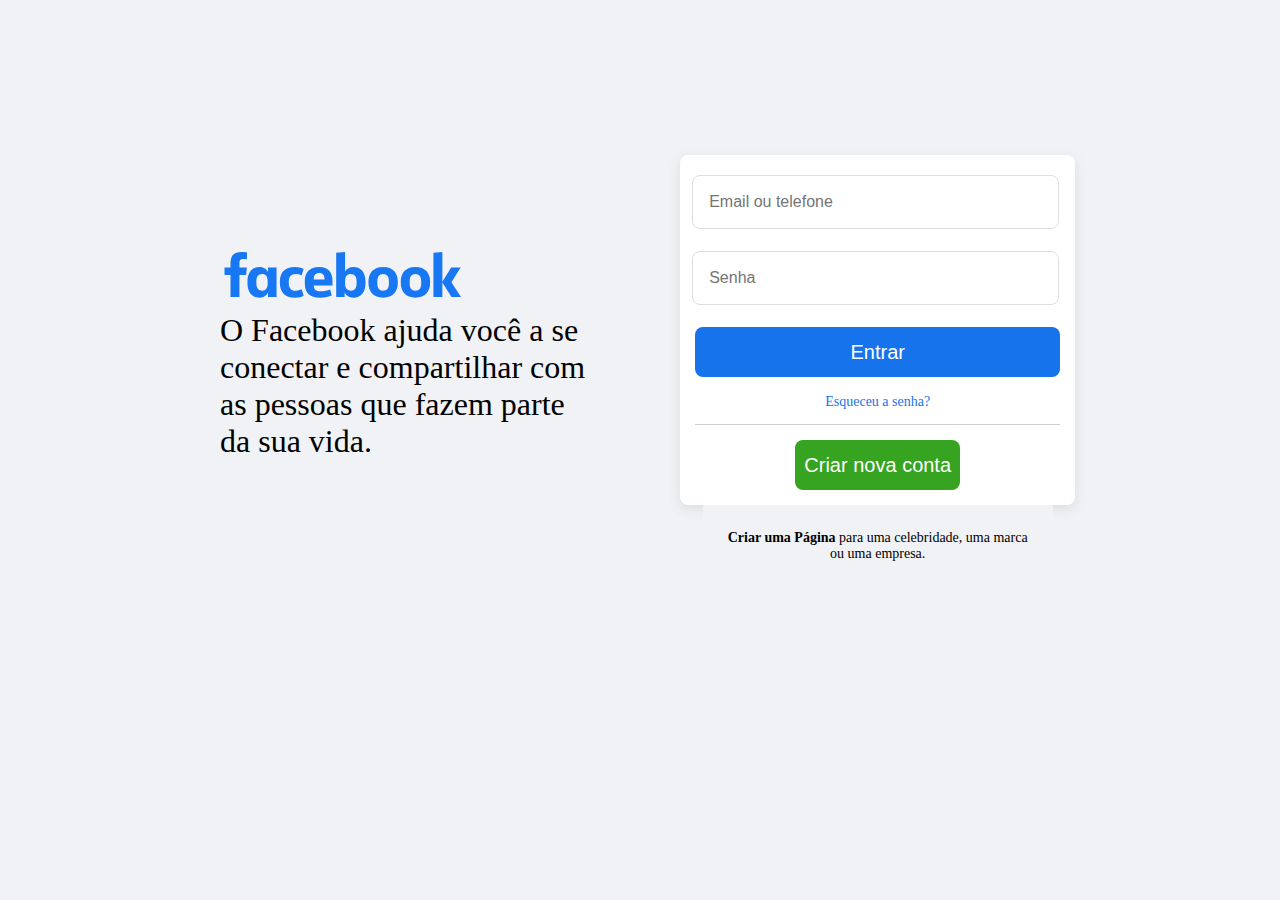
<file: Copia-interface-Facebook/index.html>
<!DOCTYPE html>
<html lang="pt-br">
<head>
    <meta charset="UTF-8">
    <meta http-equiv="X-UA-Compatible" content="IE=edge">
    <meta name="viewport" content="width=device-width, initial-scale=1.0">
    <link rel="stylesheet" href="style.css">
    <link rel="shortcut icon" href="img/favicon-facebook.png" type="image/x-icon">
    <title>Iniciar sessão no Facebook</title>
</head>
<body>
    <header class="container-cabecalho"> 
        <div class="img-mobile">
            <img id="img-mobile" src="img/login-mobile.gif" alt="">
        </div>
    </header>
    <section class="coneutdo-desktop">
        <div class="container">
            <div class="conteudo-texto">
                <div class="img-desktop">
                    <img id="img-desktop" src="img/facebook-logo.svg" alt="">
                </div>
                <p>O Facebook ajuda você a se conectar e compartilhar com as pessoas que fazem parte da sua vida.</p>
            </div>
            <div class="formulario">
                <div class="conteudo-formulario">
                    <div class="email">
                        <input placeholder="Email ou telefone" type="email">
                    </div>
                    <div class="senha">
                        <input placeholder="Senha" type="password">
                    </div>
                    <div class="btn-entrar">
                        <button>Entrar</button><br>
                        <a href="#">Esqueceu a senha?</a>
                    </div>
                    <div class="btn-criar">
                        <button>Criar nova conta</button>
                    </div>
                </div>
                <div class="texto-2">
                    <p><a id="negrito" href="#">Criar uma Página</a> para uma celebridade, uma marca ou uma empresa.</p>
                </div>
            </div>
        </div>
    </section>
    <section class="conteudo-mobile">
        <div class="email-mobile">
            <input id="email" type="email">
        </div>
        <div class="senha-mobile">
            <input id="senha" type="password">
        </div>
        <div class="btn-entrar-mobile">
            <button id="entrar" href="#">Entrar</button>
        </div>
        <div class="recuperar-senha-mobile">
            <a id="recuperar-senha" href="#">Esqueceu a senha?</a>
        </div>
        <span class="separacao">OU</span>
        <div class="btn-criar-conta-mobile">
            <button id="btn-criar-conta" href="#">Criar nova conta do Facebook</button>
        </div>
    </section>
</body>
</html>
</file>
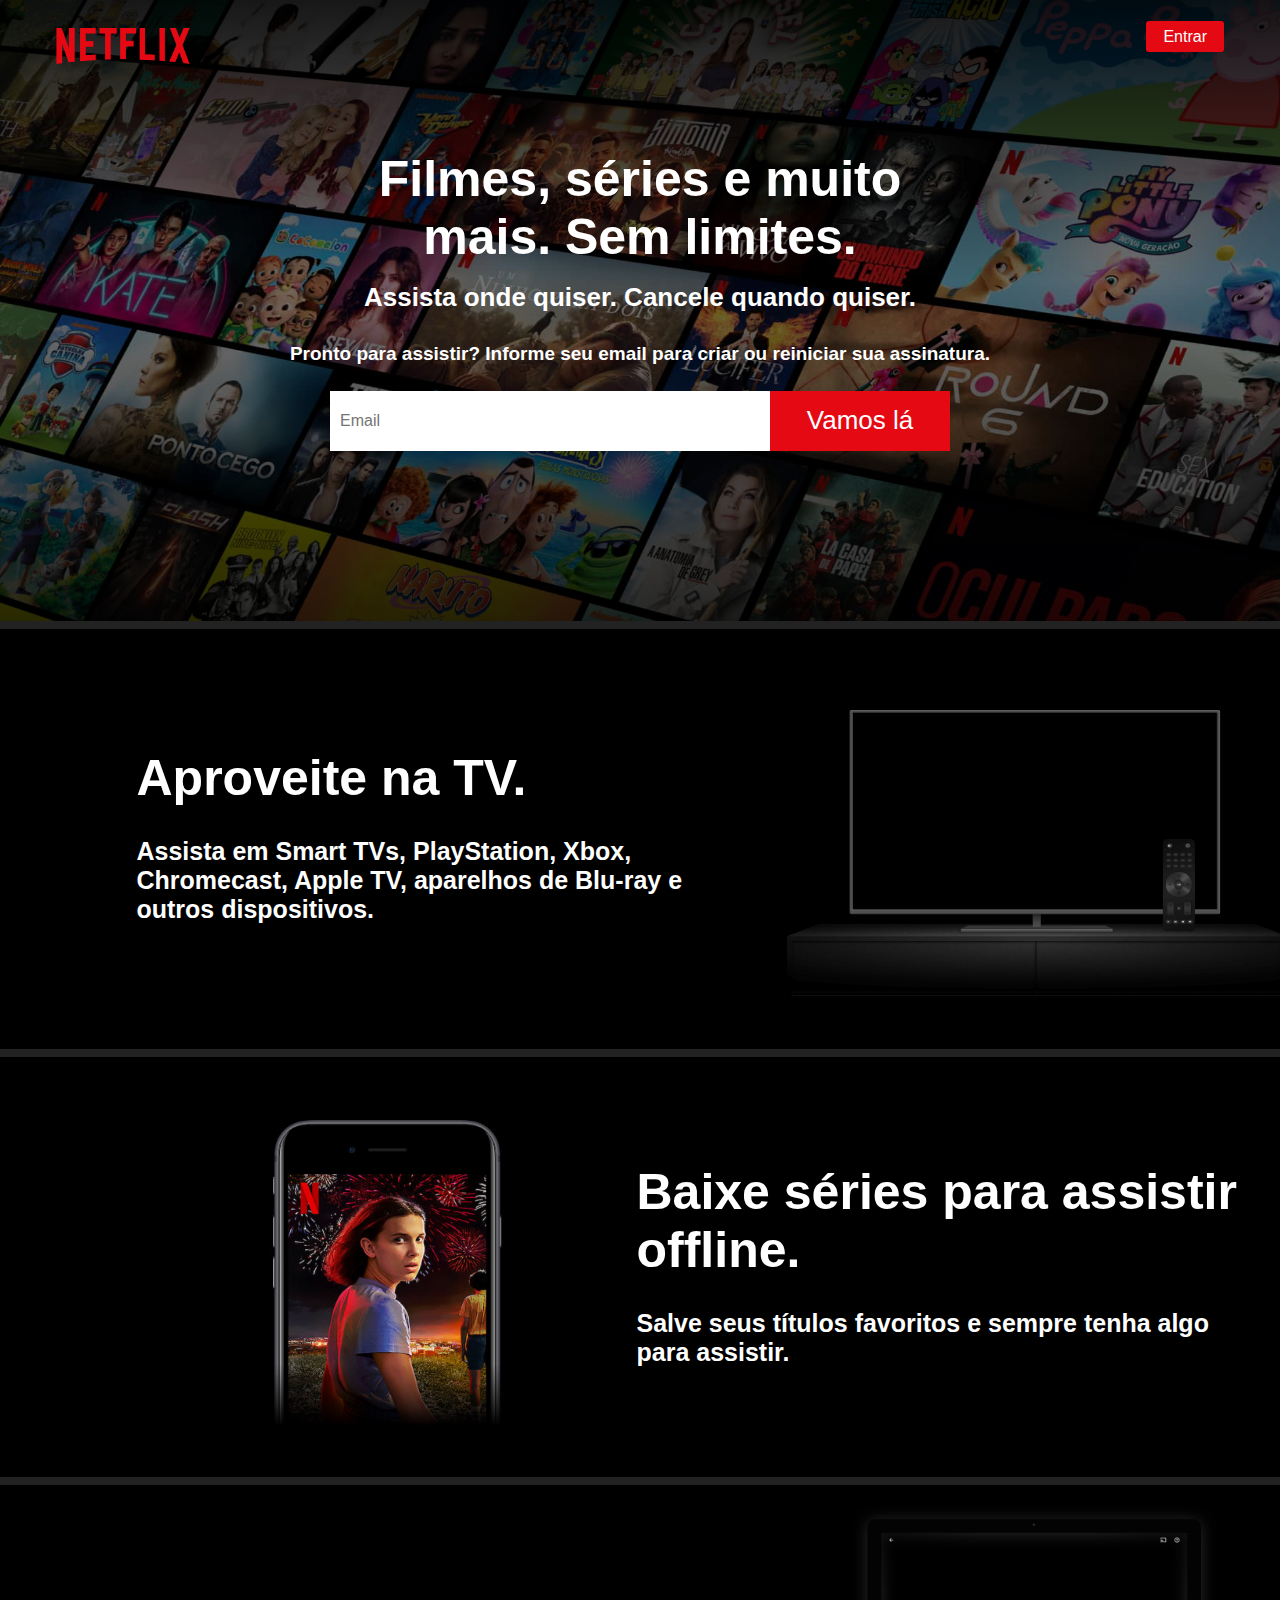
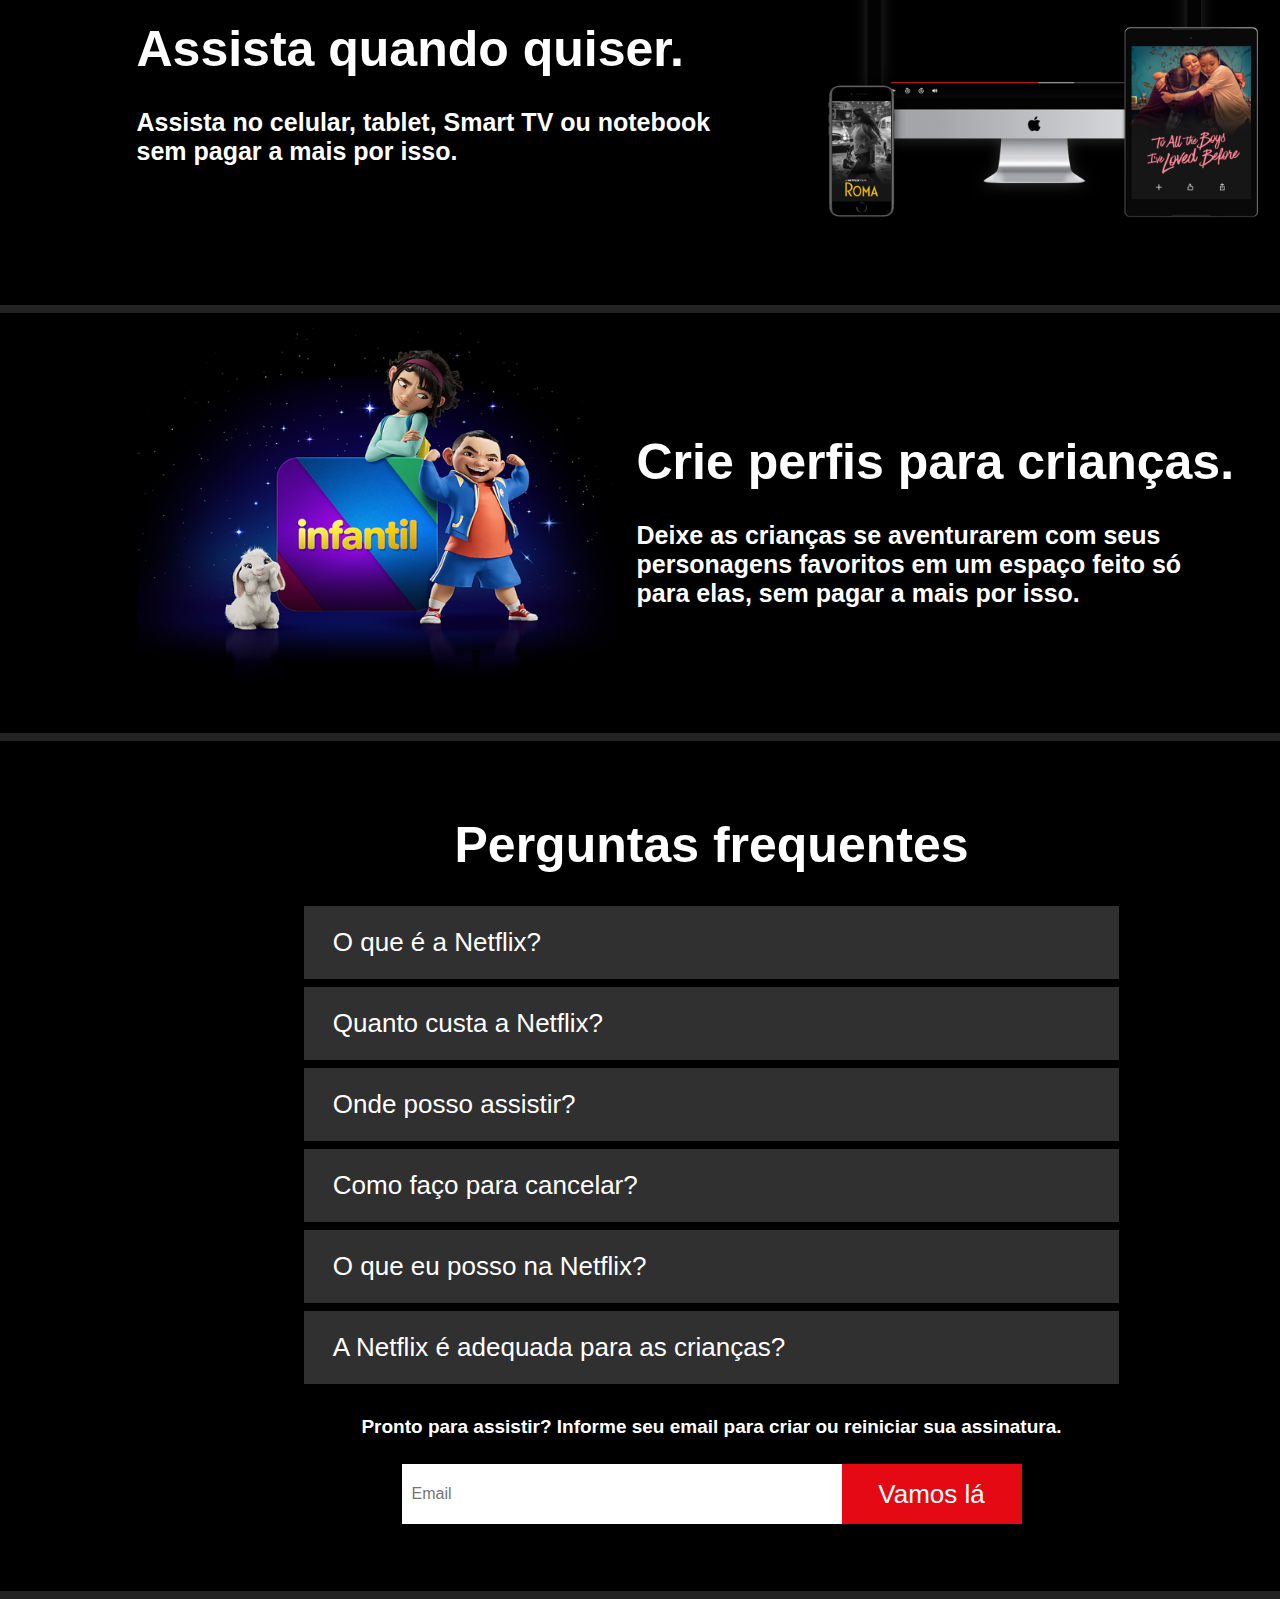
<file: Copia-Interface-Netflix/Copia-Interface-Netflix-master/index.html>
<!DOCTYPE html>
<html lang="en">
<head>
    <meta charset="UTF-8">
    <meta http-equiv="X-UA-Compatible" content="IE=edge">
    <link rel="stylesheet" href="style.css">
    <link rel="shortcut icon" href="img/favicon.ico" type="image/x-icon">
    <meta name="viewport" content="width=device-width, initial-scale=1.0">
    <title>Netflix</title>
</head>
<body>
    <!--Cabeçalho-->
    <header class="header">
        <div class="cabeçalho">
            <div class="logo-icone">
                <img id="logo" draggable="false" src="img/netflix.svg" alt="">
            </div>
            <div class="gradiente"></div>
            <div class="login-btn">
                <a href="#">Entrar</a>
            </div>
        </div>
    </header>
    <!--Menu de inicio-->
    <section class="conteudo">
        <div class="corpo">
            <div class="menu">
                <h1>Filmes, séries e muito mais. Sem limites.</h1>
                <h2>Assista onde quiser. Cancele quando quiser.</h2>
            </div>
            <form class="formulario">
                <h3>Pronto para assistir? Informe seu email para criar ou reiniciar sua assinatura.</h3>
                <div class="estrutura">
                    <div class="estrutura">
                        <input type="email" placeholder="Email">
                    </div>
                    <div class="btn">
                        <button type="submit">Vamos lá</button>
                    </div>
                </div>
            </form>
        </div>
    </section>
    <!--iterface tv-->
    <section class="conteudo-tv">
        <div class="conteudo-container">
            <div class="texto">
                <h1>Aproveite na TV.</h1>
                <h2>Assista em Smart TVs, PlayStation, Xbox, Chromecast, Apple TV, aparelhos de Blu-ray e outros dispositivos.</h2>
            </div>
            <div class="img">
                <img src="img/tv.png" alt="">
            </div>
        </div>
    </section>
    <!--interface smartphone-->
    <section class="conteudo-smartphone">
        <div class="smartphone-container">
            <div class="texto">
                <h1>Baixe séries para assistir offline.</h1>
                <h2>Salve seus títulos favoritos e sempre tenha algo para assistir.</h2>
            </div>
            <div class="img">
                <img src="img/celular.jpg" alt="">
            </div>
        </div>
    </section>
    <!--interface computador-->
    <section class="conteudo-computador">
        <div class="computador-container">
            <div class="texto">
                <h1>Assista quando quiser.</h1>
                <h2>Assista no celular, tablet, Smart TV ou notebook sem pagar a mais por isso.</h2>
            </div>
            <div class="img">
                <img src="img/computador.png" alt="">
            </div>
        </div>
    </section>
    <!--interface kids-->
    <section class="conteudo-kid">
        <div class="kid-container">
            <div class="texto">
                <h1>Crie perfis para crianças.</h1>
                <h2>Deixe as crianças se aventurarem com seus personagens favoritos em um espaço feito só para elas, sem pagar a mais por isso.</h2>
            </div>
            <div class="img">
                <img src="img/kids.png" alt="">
            </div>
        </div>
    </section>
    <!--interface fomulario-->
    <section class="formulario-final">
        <div class="texto-final">
            <h1>Perguntas frequentes</h1>
            <ul>
                <li><button class="peguntas">O que é a Netflix?</button></li>
                <li><button class="peguntas">Quanto custa a Netflix?</button></li>
                <li><button class="peguntas">Onde posso assistir?</button></li>
                <li><button class="peguntas">Como faço para cancelar?</button></li>
                <li><button class="peguntas">O que eu posso na Netflix?</button></li>
                <li><button class="peguntas">A Netflix é adequada para as crianças?</button></li>
            </ul>
        </div>
        <form class="formulario-footer">
            <h3>Pronto para assistir? Informe seu email para criar ou reiniciar sua assinatura.</h3>
            <div class="estrutura-footer">
                <div class="estrutura-footer">
                    <input type="email" placeholder="Email">
                </div>
                <div class="btn">
                    <button type="submit">Vamos lá</button>
                </div>
            </div>
        </form> 
    </section>
</body>
</html>
</file>
<file: Copia-interface-Facebook/style.css>
* {
    margin: 0;
    padding: 0;
    font-size: 32px;
    text-decoration: none;
    background-color:  #F0F2F5;
}
.conteudo-desktop {
    max-width: 1440px;
    width: 100%;
    height: auto;
}
.img-desktop {
    max-width: 295px;
    width: 100%;
    height: 90px;
}
#img-desktop {
    max-width: 295px;
    width: 100%;
    height: 105px;
}
.conteudo-texto {
    padding: 95px 90px 0 195px;
    max-width: 525px;
    width: 60%;
    height: auto;
    font-size: 2em;
    display: flex;
    flex-direction: column;
}
.conteudo-texto p {
    margin: 0;
    padding: 0 0 0 25px;
}
.container {
    max-width: 1440px;
    width: 84%;
    display: flex;
    align-items: center;
}
.formulario {
    max-width: 395px;
    width: 100%;
    height: auto;
    padding: 155px 0 0 0;
    text-align: center;
}
.texto-2 {
    margin: auto;
    padding: 25px;
    text-align: center;
    width: 300px;
}
.texto-2 p, a {
    font-size: 14px;
}
#negrito {
    font-weight: bold;
    color: black;
    text-decoration: black;
}
.conteudo-formulario {
    display: flex;
    flex-direction: column;
    max-width: 395px;
    width: 100%;
    height: 350px;
    background-color: white;
    border-radius: 8px;
    box-shadow: 0 4px 12px #DBDDE0;
    font-size: 1.25em; 
}
.email {
    max-width: 395px;
    width: 87%;
    height: 80px;
    padding: 20px 0 0 0;
    margin: 0 12px;
    background-color: white;
    border-radius: 5px;
}
.email input {
    width: 100%;
    outline: none;
    border-radius: 8px;
    font-size: 16px;
    padding: 17px 5px 17px 16px;
    border: 1px solid #DBDDE0;
    background-color: white;
}
.senha {
    max-width: 395px;
    width: 87%;
    height: 80px;
    padding: 15px 0 0 0;
    margin: 0 12px;
    background-color: white;
    border-radius: 5px;
}
.senha input {
    width: 100%;
    border-radius: 8px;
    font-size: 16px;
    outline: none;
    padding: 17px 5px 17px 16px;
    border: 1px solid #DBDDE0;
    background-color: white;
}
.btn-entrar {
    max-width: 400px;
    padding: 15px;
    background-color: white;
    border-radius: 5px;
    text-align: center;
}
.btn-entrar button {
    cursor: pointer;
    border: none;
    width: 100%;
    height: 50px;
    border-radius: 8px;
    background-color: #1773EC;
    color: white;
    font-size: 20px;
}
.btn-entrar a {
    font-size: 14px;
    color: #1773EC;
    background-color: white;
} 
.btn-entrar a::after {
    content: '';
    width: 100%;
    margin-top: 10px;
    height: 1px;
    background-color: #CCD0D5;
    display: block;

}
.btn-criar {
    max-width: 165px;
    padding: 0 15px 15px 15px;
    margin: 0 100px;
    background-color: white;
    border-radius: 5px;
}
.btn-criar button {
    cursor: pointer;
    font-size: 17px;
    border: none;
    width: 100%;
    height: 50px;
    border-radius: 8px;
    background-color: #36A420;
    color: white;
    font-size: 20px;
}
@media (max-width: 945px) {
    .container {
        max-width: 945px;
        width: 100%;
        flex-direction: column;
        align-items: center;
    }
    .img-desktop {
        max-width: 945px;
        width: 100%;
        justify-content: center;
        align-items: center;
    }
    .conteudo-texto {
        max-width: 945px;
        width: 45%;
        padding: 80px 50px 0 50px;
    }
    .conteudo-texto p {
        display: none;
    }
    .formulario {
        padding: 50px 0 0 0;
    }
}
@media (min-width: 426px) {
    .img-mobile, .conteudo-mobile {
        display: none;
    }
}

@media (max-width:425px) {
    #img-desktop, .coneutdo-desktop{
        display: none;
    }
    * {
        margin: 0;
        padding: 0;
        font-size: 16px;
        text-decoration: none;
    }
    input {
        outline: 0;
    }
    #img-mobile {
        display: block;
        max-width: 425px;
        width: 100%;
        padding: 0 0 50px 0 ;
    }
    .conteudo-mobile {
        display: flex;
        flex-direction: column;
        align-items: center;
        padding: auto;
        max-width: 425px;
        width: 100%;
        height: auto;
    }
    .email-mobile {
        max-width: 425px;
        width: 100%;
        text-align: center;
        padding: 20px 0;
    }
    #email {
        width: 75%;
        font-size: 1em;
        height: auto;
        border: none;
        border-bottom: 1px solid #CCD0D5;
    }
    .senha-mobile {
        max-width: 425px;
        width: 100%;
        text-align: center;
        padding: 20px 0;
    }
    #senha {
        width: 75%;
        font-size: 1em;
        height: auto;
        border: none;
        border-bottom: 1px solid #CCD0D5;
    }
    .btn-entrar-mobile {
        max-width: 425px;
        width: 100%;
        text-align: center;
        padding: 20px 0 10px 0;
    }
    #entrar {
        width: 75%;
        height: 35px;
        color: white;
        border: none;
        border-radius: 5px;
        background-color: rgb(22,112,230);
        cursor: pointer;
    }
    .recuperar-senha-mobile a {
        color: rgb(22,112,230);
    }
    .separacao {
        padding: 30px;
        max-width: 425px;
        width: 75%;
        color: #CCD0D5;
    }
    .separacao::before, .separacao::after {
        content: '';
        width: 40%;
        height: 1px;
        margin: 4px 10px;
        background-color: #CCD0D5;
        display: inline-block;
    }
    #btn-criar-conta {
        width: 100%;
        font-size: 14px;
        padding: 5px;
        height: 35px;
        color: white;
        border: none;
        border-radius: 5px;
        background-color: #119F16;
        cursor: pointer;
    }
    @media (min-width: 320px) (max-width: 420px) {
        .separacao {
            width: 80%;
        }
        .separacao::after, .separacao::before {
            width: 39%;
        }
    }
    @media (max-width: 320px) {
        .separacao {
            width: 80%;
        }
        .separacao::after, .separacao::before {
            width: 37%;
        }
    }
}
</file>
<file: Copia-Interface-Netflix/Copia-Interface-Netflix-master/style.css>
* {
    margin: 0px;
    padding: 0px;
}
/* Backgroud */
body {
    font-family: 'Netflix Sans','Helvetica Neue',Helvetica,Arial,sans-serif;
    color: white;
}
/* gradiente da imagem de fundo */
.gradiente {
    background: rgba(0, 0, 0, 0.4);
    background-image: linear-gradient(to top,rgba(0,0,0,.8) 0,rgba(0,0,0,0) 60%,rgba(0,0,0,.8) 100%);
    position: absolute;
    top: 0;
    bottom: 0;
    right: 0;
    left: 0;
}
/* Cabeçalho */
.header {
    background: url(img/netflix.bg.png) no-repeat;
    background-size: cover;
    position: absolute;
    top: 0;
    bottom: 0;
    right: 0;
    left: 0;
    height: 702.948px; 
}
.cabeçalho {
    display: flex;
    justify-content: space-between;
    margin: 20px 56px;
    padding: 8px 0 0 0;   
}
/* Logo netflix */
.logo-icone {
    z-index: 1;
}
#logo {
    width: 134px;
    height: 36px;
    user-select: none;
}
/* Botão de login */
.login-btn a {
    text-decoration: none;
    color: white;
    background-color: #e50914;
    padding: 7px 17px;
    border-radius: 3px;
    font-size: 16px;
    position: relative;
}
.btn button {
    padding: 0 16px;
    width: 180px;
    height: 60px;
    margin: 6.4px auto;
    font-size: 26px;
    color: white;
    background-color: #e50914;
    border: none;
    cursor: pointer;
}
/* Menu de inicio */
.corpo {
    padding: 75px 45px;
}
.conteudo {
    position: relative;
    padding: 75px 0;
    max-width: 950px;
    margin: 0 auto;
    text-align: center;
    font-size: 26px;
}
.conteudo h1 {
    font-size: 50px;
    max-width: 640px;
}
.conteudo h2 {
    margin: 16px auto;
    font-size: 26px;
    max-width: 640px;
}
.menu {
    max-width: 640px;
    margin: 0 auto;
}
.formulario {
    padding: 13.6px;
    max-width: 950px;
}
.formulario h3 {
    padding-bottom: 20px;
    font-size: 19px;
}
.estrutura {
    display: flex;
    flex-direction: row;
    max-width: 950px;
    align-items: center;
    justify-content: center;
}
.estrutura input {
    width: 420px;
    height: 60px;
    font-size: 16px;
    padding: 0 10px 0;
    box-shadow: none;
    border: none;
}
/* iterface tv */
.conteudo-tv {
    padding: 70px 45px;
    background-color: black;
    position: relative;
    border-top: 8px solid #222;
    border-bottom: 8px solid #222;
    width: 1333px;
    height: 280px;
}
.conteudo-container {
    display: flex;
    padding: 0 auto;
    justify-content: space-between;
    align-items: center;
    margin: 0 auto;
    width: 1150px;
    height: 280px;
}
.texto {
    margin: 55px 0;
    padding: 0 48px 0 0;
    flex: 0 1 auto;
}
.texto h1 {
    font-size: 50px;
    margin-bottom: 30px ;
}
.texto h2 {
    font-size: 25px;
    margin: 12px 0 4px;
}
.img {
    width: 530px;
    height: 401px;
}
.img img {
    width: 500px;
    height: 360px;
}
/* interface smartphone */
.conteudo-smartphone {
    padding: 70px 45px;
    background-color: black;
    position: relative;
    border-bottom: 8px solid #222;
    width: 1333px;
    height: 280px;
}
.smartphone-container {
    display: flex;
    padding: 0 auto;
    flex-direction: row-reverse;
    justify-content: space-between;
    align-items: center;
    margin: 0 auto;
    width: 1150px;
    height: 280px;
}
/* Interface computador */
.conteudo-computador{
    padding: 70px 45px;
    background-color: black;
    position: relative;
    border-bottom: 8px solid #222;
    width: 1333px;
    height: 280px;
}
.computador-container{
    display: flex;
    padding: 0 auto;
    justify-content: space-between;
    align-items: center;
    margin: 0 auto;
    width: 1150px;
    height: 280px;
}
/* interface kids */
.conteudo-kid{
    padding: 70px 45px;
    background-color: black;
    position: relative;
    border-bottom: 8px solid #222;
    width: 1333px;
    height: 280px;
}
.kid-container {
    display: flex;
    flex-direction: row-reverse;
    padding: 0 auto;
    justify-content: space-between;
    align-items: center;
    margin: 0 auto;
    width: 1150px;
    height: 280px;
}
/* formulario-final */
.formulario-final {
    width: 1333px;
    height: 700px;
    text-align: center;
    background-color: black;
    border-bottom: 8px solid #222;
    padding: 75px 45px;
}
.texto-final {
    font-size: 26px;
}
.texto-final h1 {
    font-size: 50px;
}
.texto-final ul {
    width: 815px;
    margin: 32px auto;
}
.texto-final li {
    list-style: none;
    margin: 0 0 8px 0;
}
.texto-final button {
    padding: 12.8px 35px 12.8px 28.8px; 
    width: 815px;
    height: 73px;
    display: block;
    text-align: left;
    background-color: #303030;
    color: white;
    font-size: 26px;
    border: none;
    cursor: pointer;
}
/* parte final */
.formulario-footer {
    padding: 0 auto;
    max-width: 1333px;
}
.estrutura-footer {
    display: flex;
    flex-direction: row;
    max-width: 1333px;
    align-items: center;
    justify-content: center;
}
.estrutura-footer input {
    width: 420px;
    height: 60px;
    font-size: 16px;
    padding: 0 10px 0;
    box-shadow: none;
    border: none;
}
.formulario-footer h3 {
    padding-bottom: 20px;
    font-size: 19px;
}
</file>
